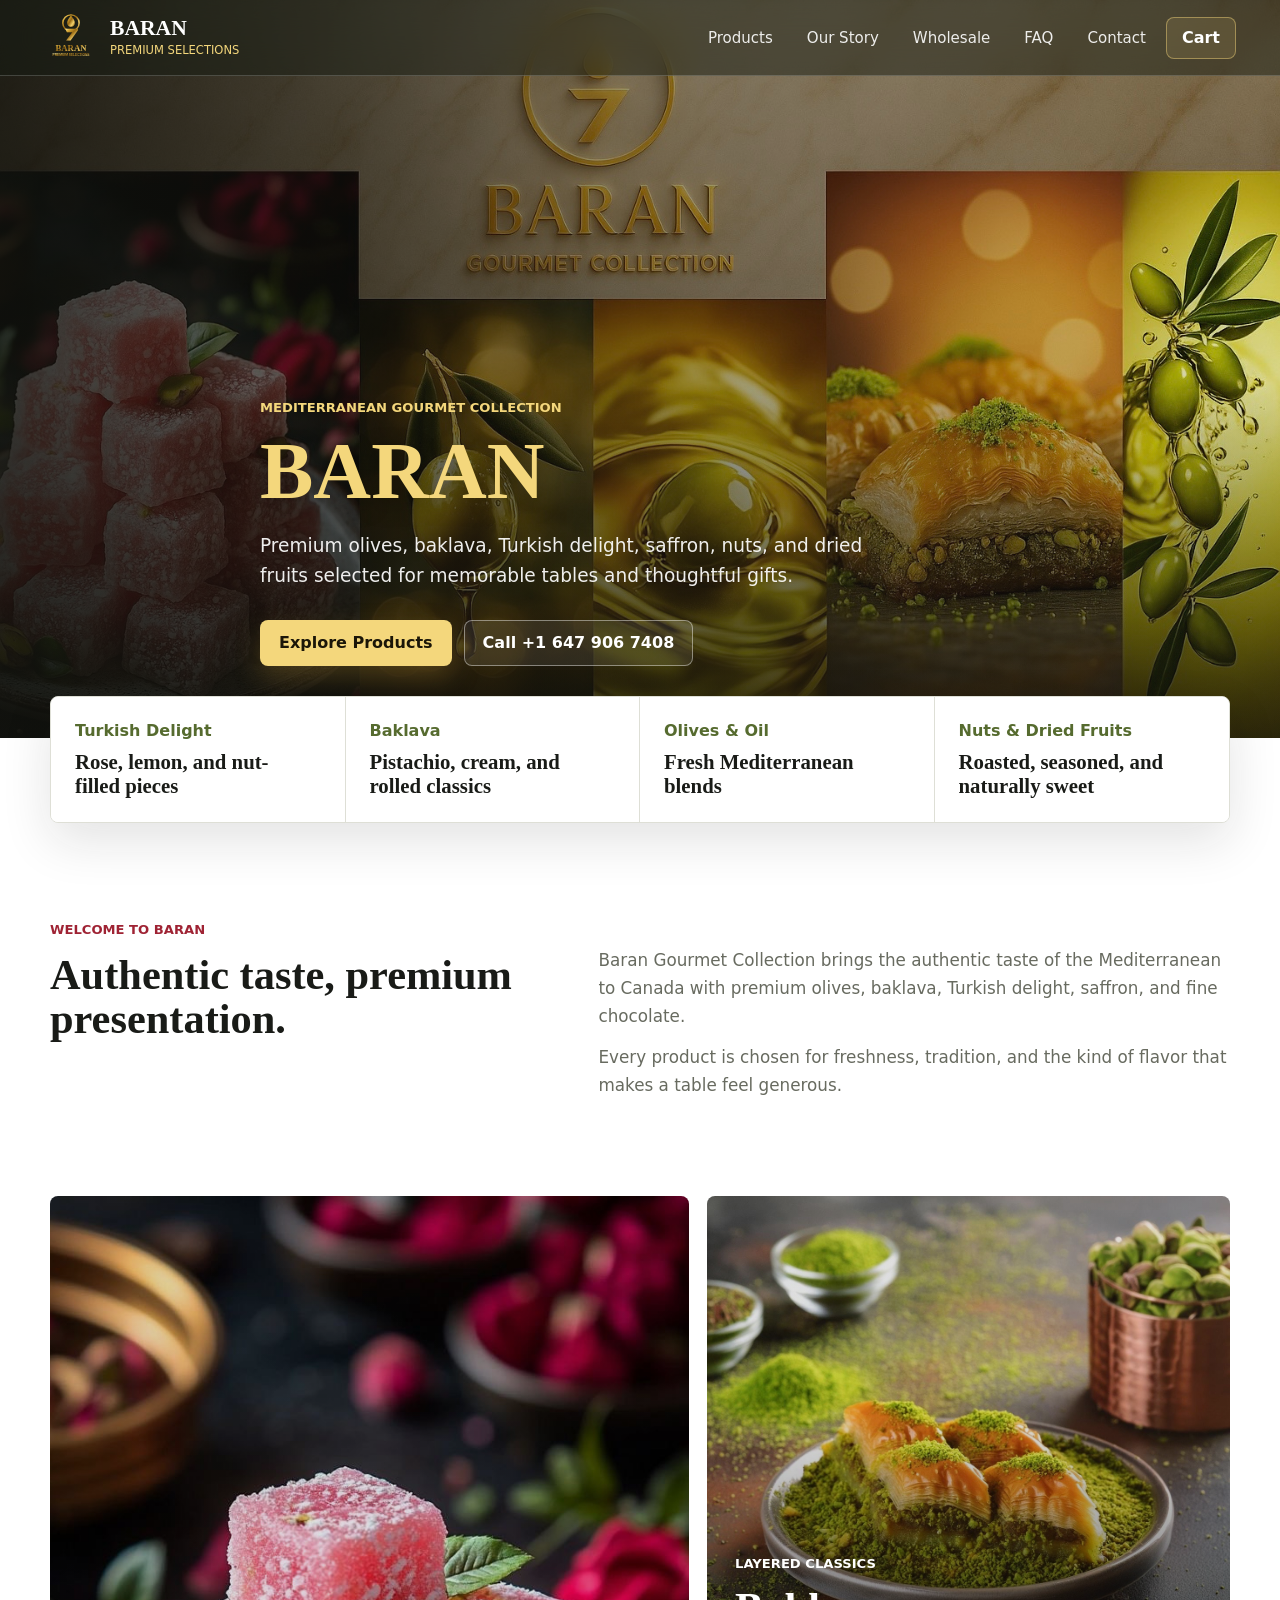
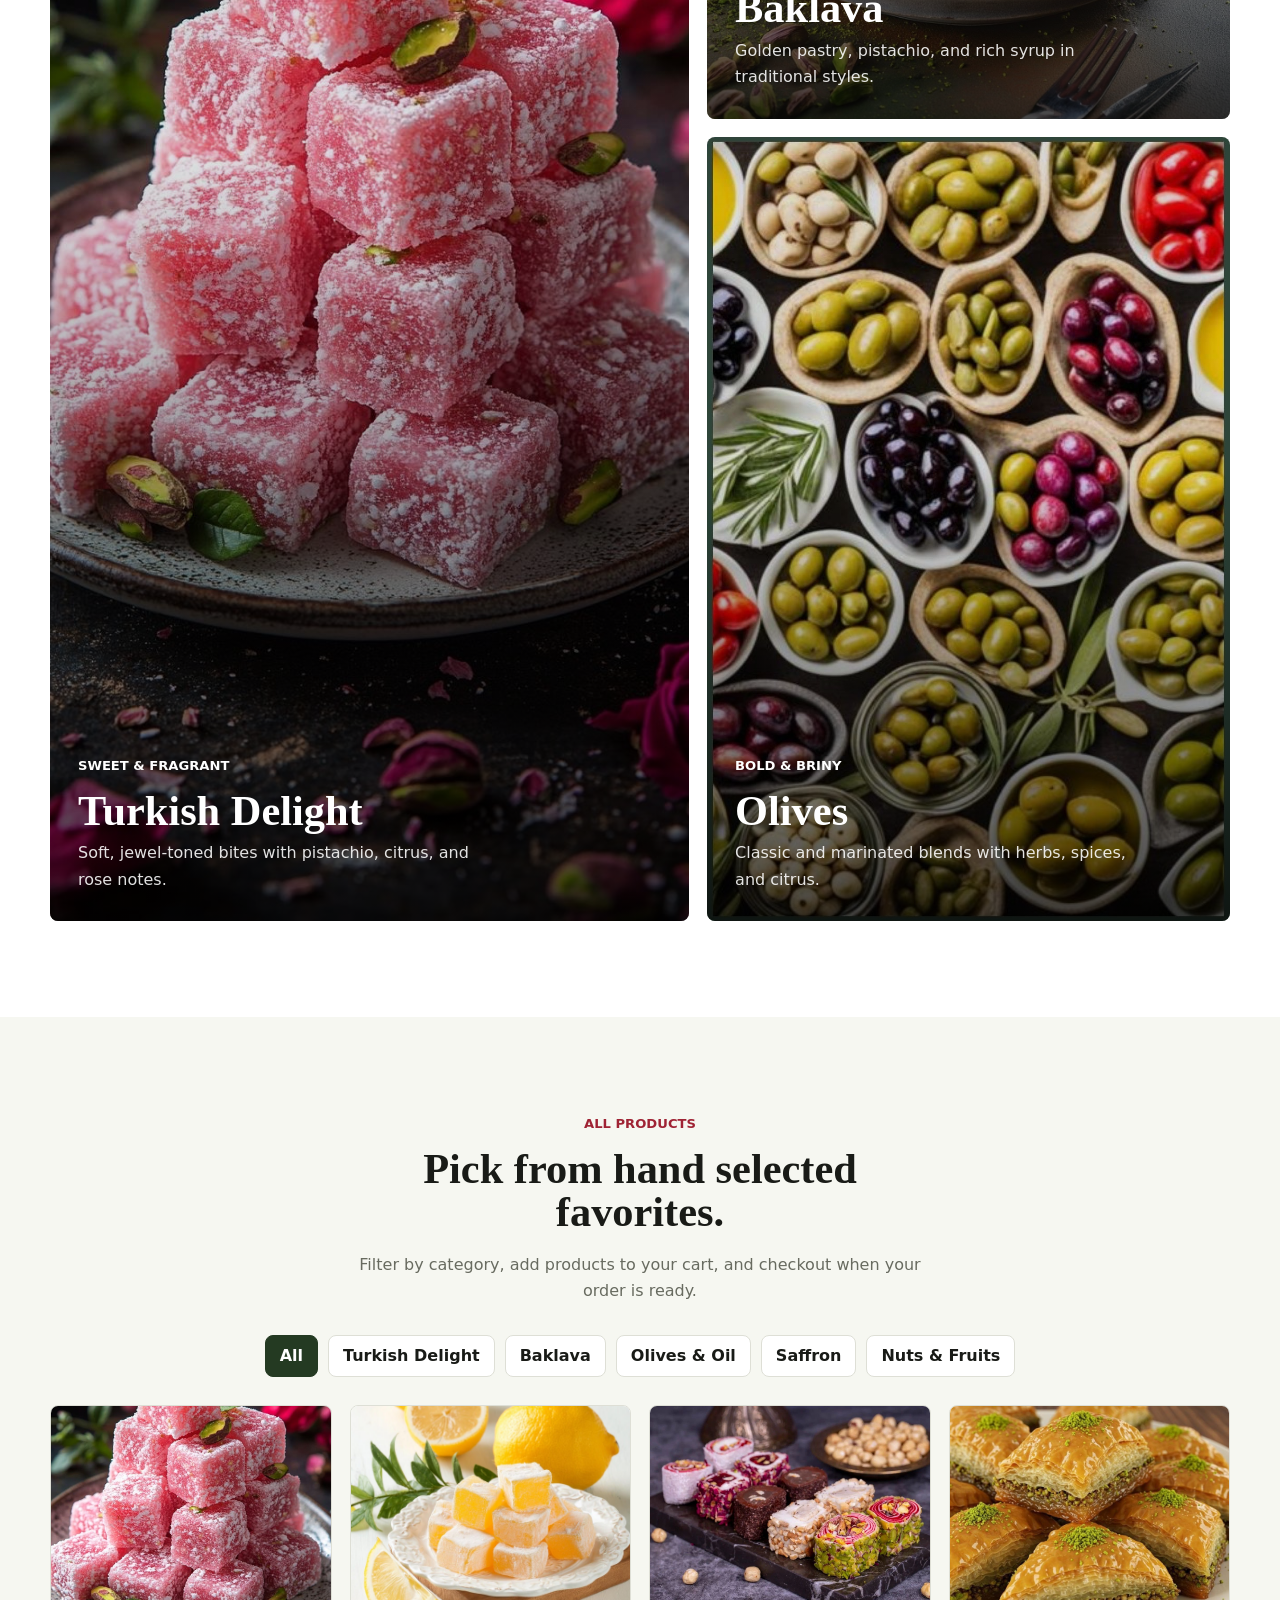
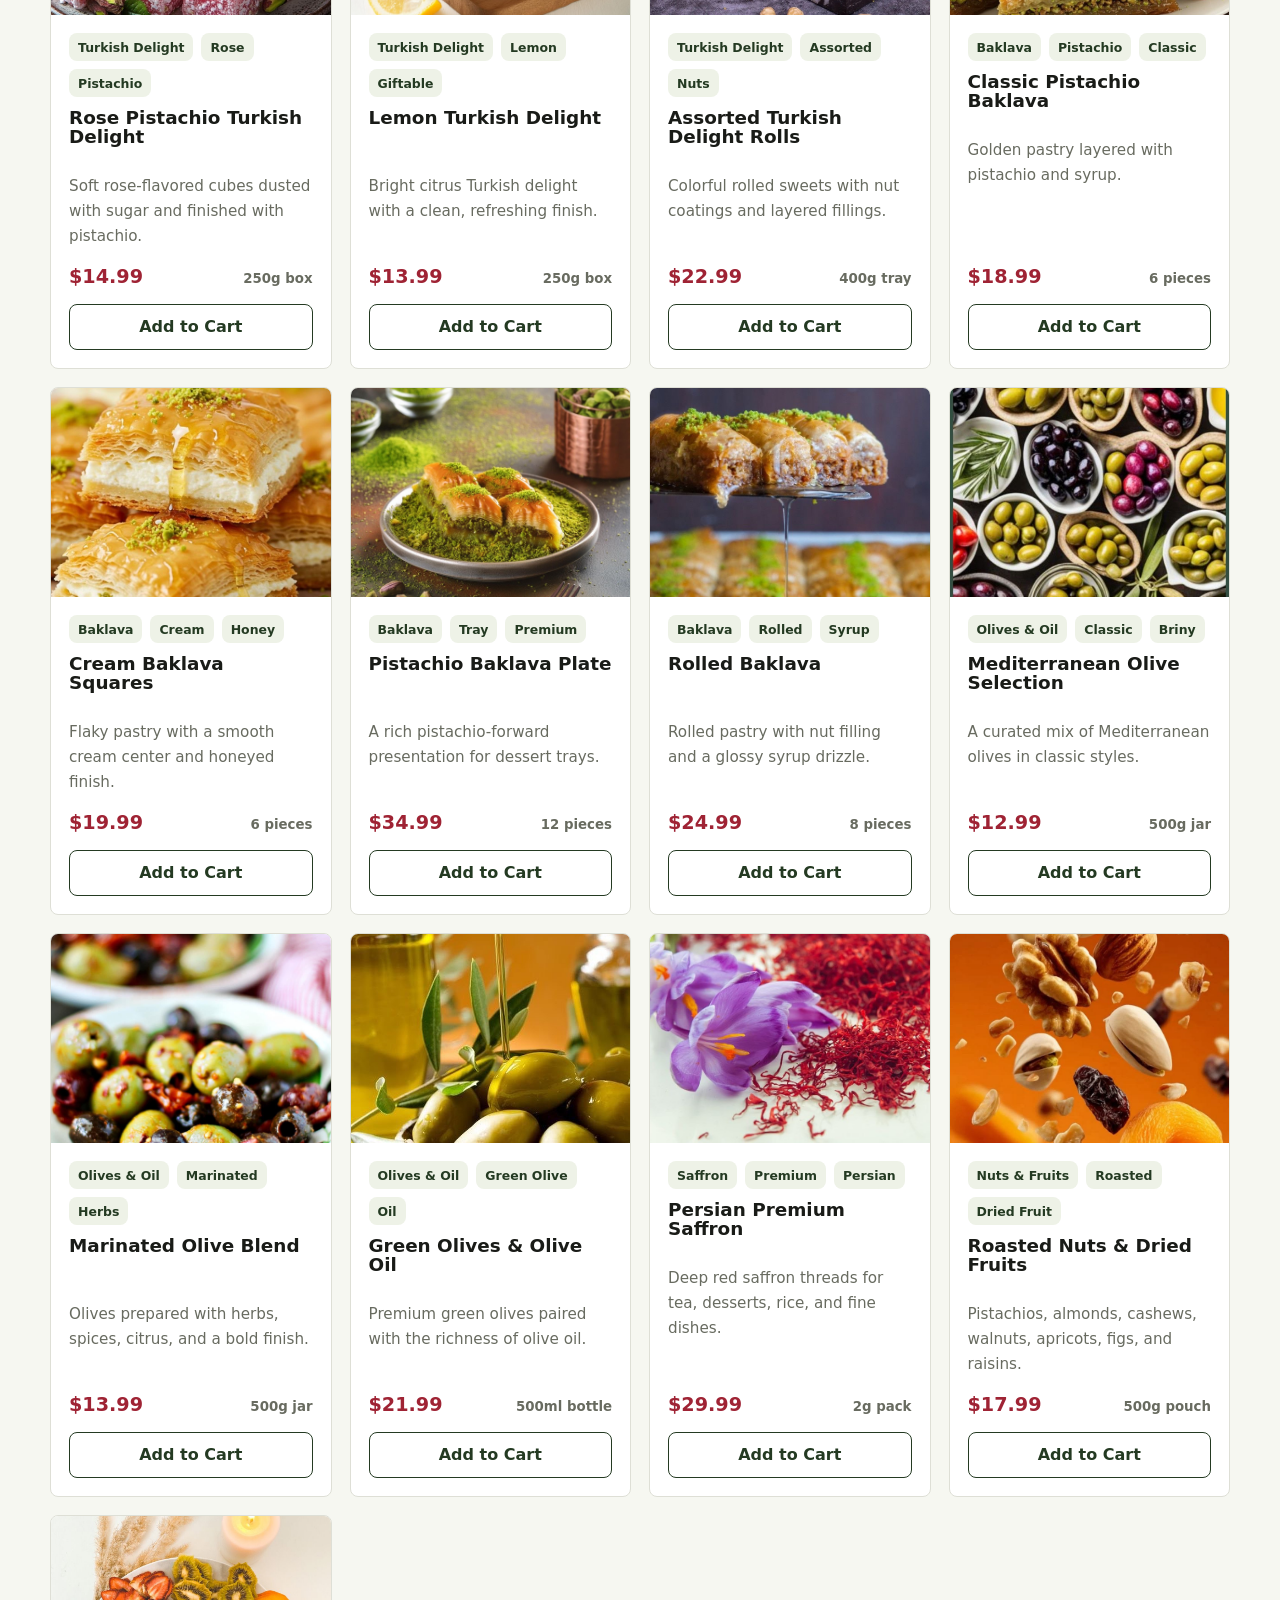
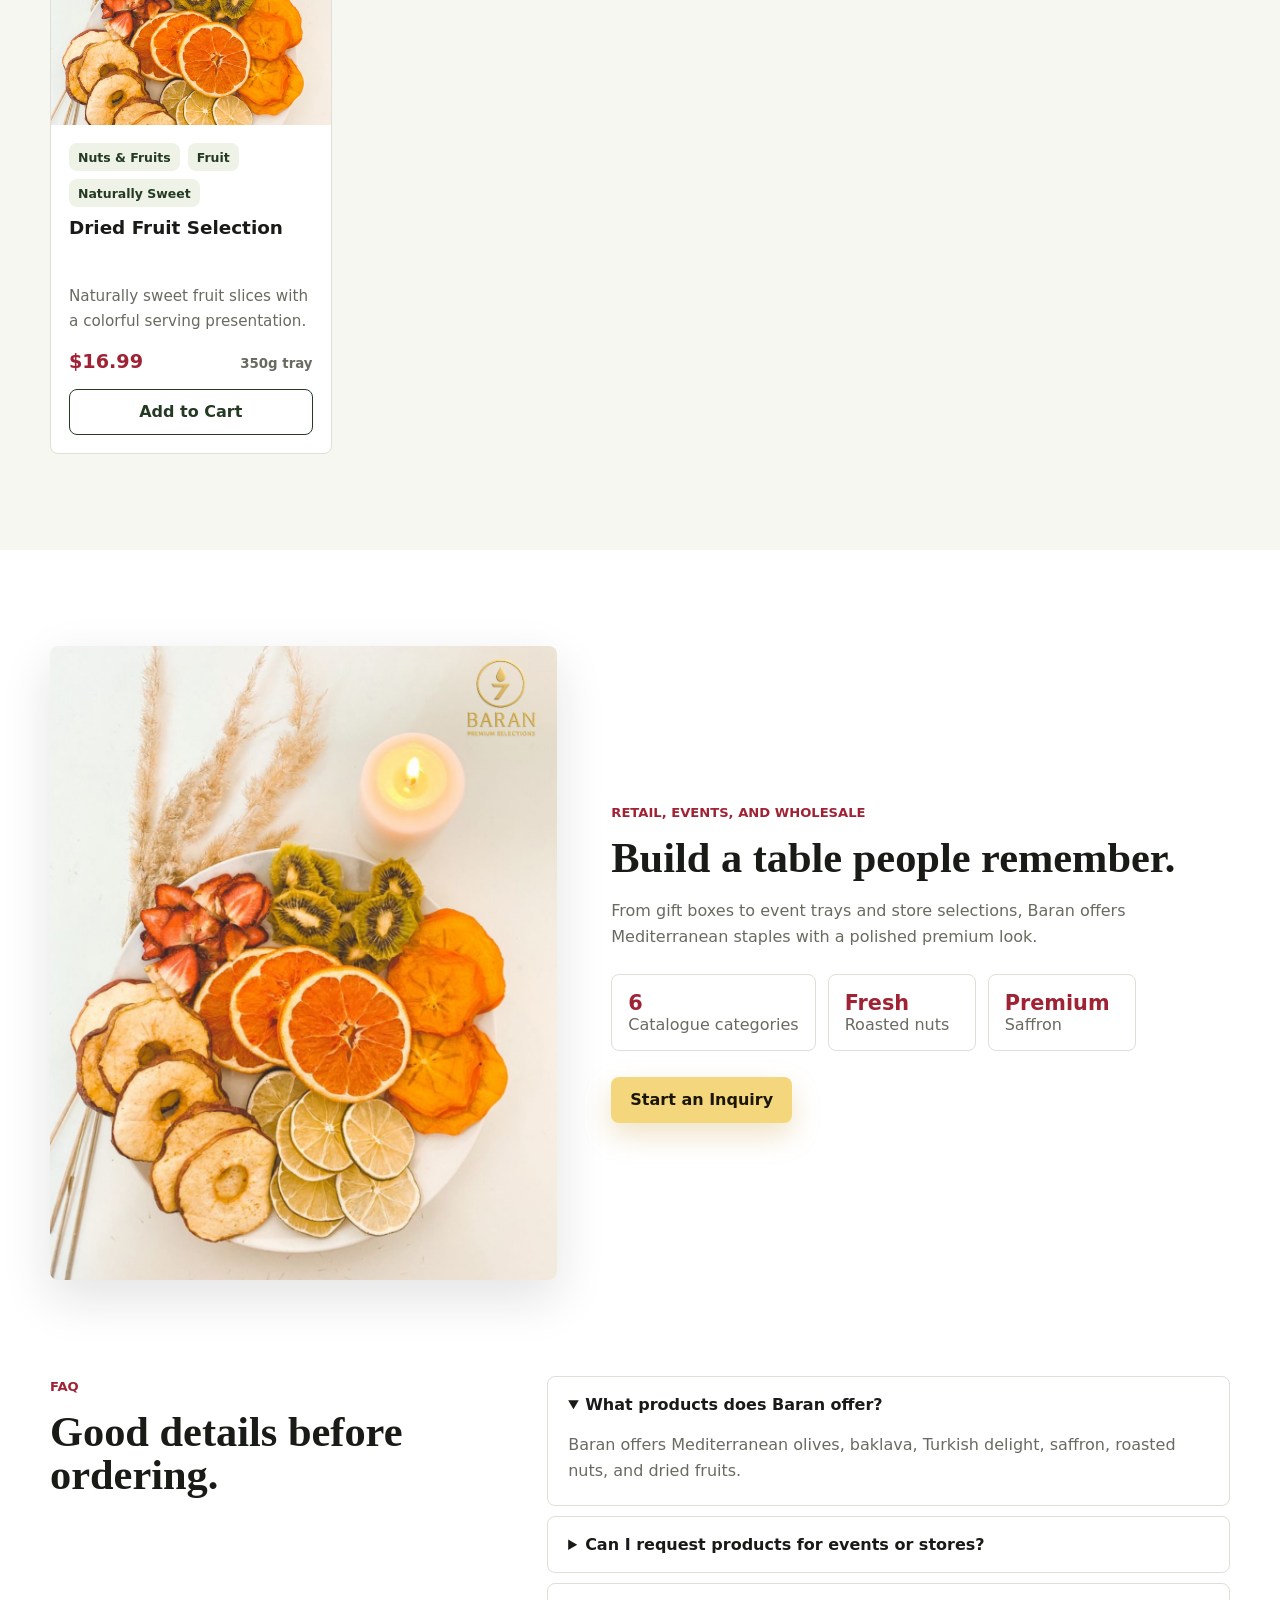
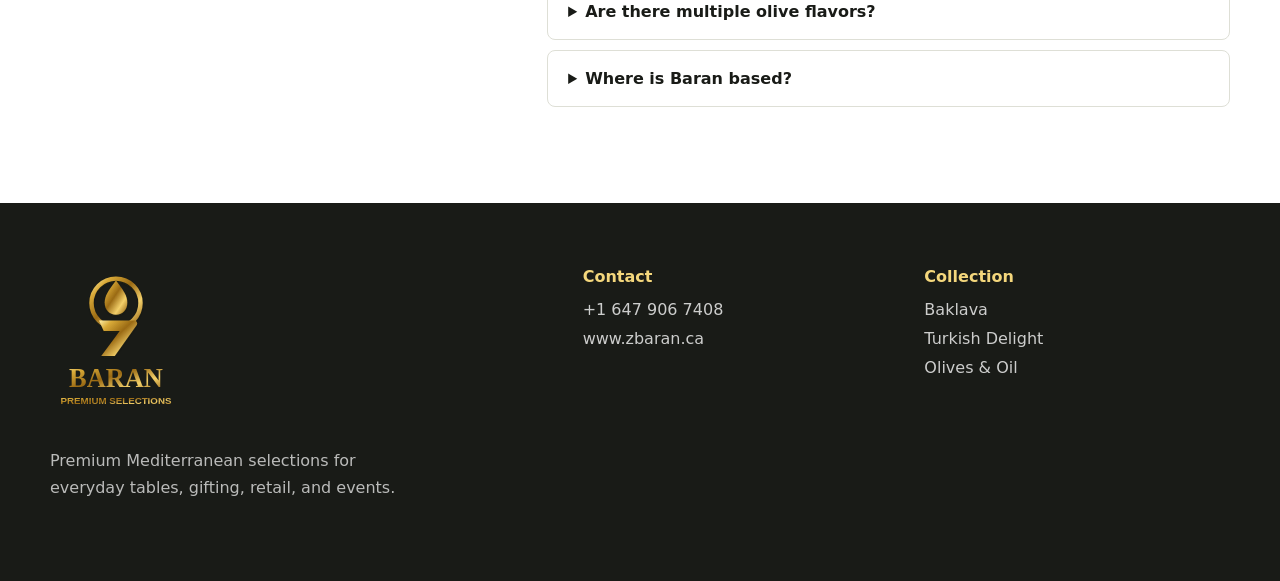
<file: index.html>
<!doctype html>
<html lang="en">
  <head>
    <meta charset="utf-8">
    <meta name="viewport" content="width=device-width, initial-scale=1">
    <title>Baran Premium Selections</title>
    <meta name="description" content="Baran Premium Selections brings Mediterranean olives, baklava, Turkish delight, saffron, nuts, and dried fruits to Canada.">
    <link rel="stylesheet" href="styles.css">
  </head>
  <body>
    <header class="site-header" data-header>
      <a class="brand" href="#home" aria-label="Baran home">
        <img src="assets/baran-logo.svg" alt="" class="brand-mark">
        <span>
          <strong>BARAN</strong>
          <small>Premium Selections</small>
        </span>
      </a>
      <button class="nav-toggle" type="button" aria-expanded="false" aria-controls="site-nav" data-nav-toggle>
        <span></span>
        <span></span>
        <span></span>
        <span class="sr-only">Menu</span>
      </button>
      <nav class="site-nav" id="site-nav" data-nav>
        <a href="#products">Products</a>
        <a href="#story">Our Story</a>
        <a href="#wholesale">Wholesale</a>
        <a href="#faq">FAQ</a>
        <a href="#contact">Contact</a>
        <button class="cart-button" type="button" data-cart-open>
          Cart
          <span class="cart-badge" data-cart-count hidden>0</span>
        </button>
      </nav>
    </header>

    <main id="home">
      <section class="hero" aria-labelledby="hero-title">
        <img class="hero-bg" src="assets/catalogue/image-21-1536x910.jpg" alt="Baran gourmet collection of Turkish delight, olives, olive oil, and baklava">
        <div class="hero-overlay"></div>
        <div class="hero-content">
          <p class="eyebrow">Mediterranean gourmet collection</p>
          <h1 id="hero-title">BARAN</h1>
          <p class="hero-copy">Premium olives, baklava, Turkish delight, saffron, nuts, and dried fruits selected for memorable tables and thoughtful gifts.</p>
          <div class="hero-actions">
            <a class="button button-primary" href="#products">Explore Products</a>
            <a class="button button-secondary" href="tel:+16479067408">Call +1 647 906 7408</a>
          </div>
        </div>
      </section>

      <section class="collection-strip" aria-label="Product highlights">
        <a href="#products" data-filter-link="turkish-delight">
          <span>Turkish Delight</span>
          <strong>Rose, lemon, and nut-filled pieces</strong>
        </a>
        <a href="#products" data-filter-link="baklava">
          <span>Baklava</span>
          <strong>Pistachio, cream, and rolled classics</strong>
        </a>
        <a href="#products" data-filter-link="olives">
          <span>Olives & Oil</span>
          <strong>Fresh Mediterranean blends</strong>
        </a>
        <a href="#products" data-filter-link="nuts">
          <span>Nuts & Dried Fruits</span>
          <strong>Roasted, seasoned, and naturally sweet</strong>
        </a>
      </section>

      <section class="intro section-pad" id="story">
        <div class="section-heading">
          <p class="eyebrow">Welcome to Baran</p>
          <h2>Authentic taste, premium presentation.</h2>
        </div>
        <div class="intro-copy">
          <p>Baran Gourmet Collection brings the authentic taste of the Mediterranean to Canada with premium olives, baklava, Turkish delight, saffron, and fine chocolate.</p>
          <p>Every product is chosen for freshness, tradition, and the kind of flavor that makes a table feel generous.</p>
        </div>
      </section>

      <section class="feature-grid section-pad" aria-label="Featured categories">
        <article class="feature feature-large">
          <img src="assets/catalogue/image-123-816x1472.jpg" alt="Rose pistachio Turkish delight cubes">
          <div>
            <p class="eyebrow">Sweet & fragrant</p>
            <h2>Turkish Delight</h2>
            <p>Soft, jewel-toned bites with pistachio, citrus, and rose notes.</p>
          </div>
        </article>
        <article class="feature">
          <img src="assets/catalogue/image-177-1200x1200.jpg" alt="Pistachio baklava on a plate">
          <div>
            <p class="eyebrow">Layered classics</p>
            <h2>Baklava</h2>
            <p>Golden pastry, pistachio, and rich syrup in traditional styles.</p>
          </div>
        </article>
        <article class="feature">
          <img src="assets/catalogue/image-129-1000x1500.jpg" alt="Assorted Mediterranean olives in small bowls">
          <div>
            <p class="eyebrow">Bold & briny</p>
            <h2>Olives</h2>
            <p>Classic and marinated blends with herbs, spices, and citrus.</p>
          </div>
        </article>
      </section>

      <section class="products section-pad" id="products" aria-labelledby="products-title">
        <div class="section-heading centered">
          <p class="eyebrow">All Products</p>
          <h2 id="products-title">Pick from hand selected favorites.</h2>
          <p>Filter by category, add products to your cart, and checkout when your order is ready.</p>
        </div>
        <div class="product-tools" role="tablist" aria-label="Product categories">
          <button class="filter-button is-active" type="button" data-filter="all" role="tab" aria-selected="true">All</button>
          <button class="filter-button" type="button" data-filter="turkish-delight" role="tab" aria-selected="false">Turkish Delight</button>
          <button class="filter-button" type="button" data-filter="baklava" role="tab" aria-selected="false">Baklava</button>
          <button class="filter-button" type="button" data-filter="olives" role="tab" aria-selected="false">Olives & Oil</button>
          <button class="filter-button" type="button" data-filter="saffron" role="tab" aria-selected="false">Saffron</button>
          <button class="filter-button" type="button" data-filter="nuts" role="tab" aria-selected="false">Nuts & Fruits</button>
        </div>
        <div class="product-grid" data-product-grid></div>
      </section>

      <section class="wholesale section-pad" id="wholesale">
        <img src="assets/catalogue/image-56-1080x1350.png" alt="Dried fruit selection on a white plate">
        <div>
          <p class="eyebrow">Retail, events, and wholesale</p>
          <h2>Build a table people remember.</h2>
          <p>From gift boxes to event trays and store selections, Baran offers Mediterranean staples with a polished premium look.</p>
          <div class="stats" aria-label="Baran strengths">
            <span><strong>6</strong> Catalogue categories</span>
            <span><strong>Fresh</strong> Roasted nuts</span>
            <span><strong>Premium</strong> Saffron</span>
          </div>
          <a class="button button-primary" href="#contact">Start an Inquiry</a>
        </div>
      </section>

      <section class="faq section-pad" id="faq" aria-labelledby="faq-title">
        <div class="section-heading">
          <p class="eyebrow">FAQ</p>
          <h2 id="faq-title">Good details before ordering.</h2>
        </div>
        <div class="faq-list">
          <details open>
            <summary>What products does Baran offer?</summary>
            <p>Baran offers Mediterranean olives, baklava, Turkish delight, saffron, roasted nuts, and dried fruits.</p>
          </details>
          <details>
            <summary>Can I request products for events or stores?</summary>
            <p>Yes. Use the inquiry list or call directly to discuss retail, event, and wholesale selections.</p>
          </details>
          <details>
            <summary>Are there multiple olive flavors?</summary>
            <p>The catalogue highlights classic olives and marinated blends with herbs, spices, and citrus.</p>
          </details>
          <details>
            <summary>Where is Baran based?</summary>
            <p>Baran serves customers in Canada and can be reached through the catalogue phone number.</p>
          </details>
        </div>
      </section>
    </main>

    <div class="cart-overlay" data-cart-overlay hidden></div>
    <aside class="cart-drawer" aria-labelledby="cart-title" aria-live="polite" data-cart-drawer hidden>
      <div class="cart-drawer-header">
        <div>
          <p class="eyebrow">Your Order</p>
          <h2 id="cart-title">Shopping Cart</h2>
        </div>
        <button class="icon-button" type="button" data-cart-close aria-label="Close cart">&times;</button>
      </div>
      <div class="cart-empty" data-cart-empty>
        <h3>Your cart is empty.</h3>
        <p>Add Baran products from the catalogue to begin an order.</p>
        <button class="button button-primary" type="button" data-cart-close>Continue Shopping</button>
      </div>
      <div class="cart-items" data-cart-items></div>
      <div class="cart-summary" data-cart-summary hidden>
        <div>
          <span>Subtotal</span>
          <strong data-cart-subtotal>$0.00</strong>
        </div>
        <p>Delivery and tax are calculated on the checkout page. Prices are sample catalogue prices and can be updated.</p>
        <a class="button button-primary" href="checkout.html">Checkout</a>
        <button class="button button-plain" type="button" data-cart-close>Keep Shopping</button>
      </div>
    </aside>

    <footer class="site-footer" id="contact">
      <div>
        <img src="assets/baran-logo.svg" alt="Baran Premium Selections" class="footer-logo">
        <p>Premium Mediterranean selections for everyday tables, gifting, retail, and events.</p>
      </div>
      <address>
        <strong>Contact</strong>
        <a href="tel:+16479067408">+1 647 906 7408</a>
        <a href="https://www.zbaran.ca/">www.zbaran.ca</a>
      </address>
      <div>
        <strong>Collection</strong>
        <a href="#products" data-filter-link="baklava">Baklava</a>
        <a href="#products" data-filter-link="turkish-delight">Turkish Delight</a>
        <a href="#products" data-filter-link="olives">Olives & Oil</a>
      </div>
    </footer>

    <script src="store.js"></script>
    <script src="script.js"></script>
  </body>
</html>
</file>
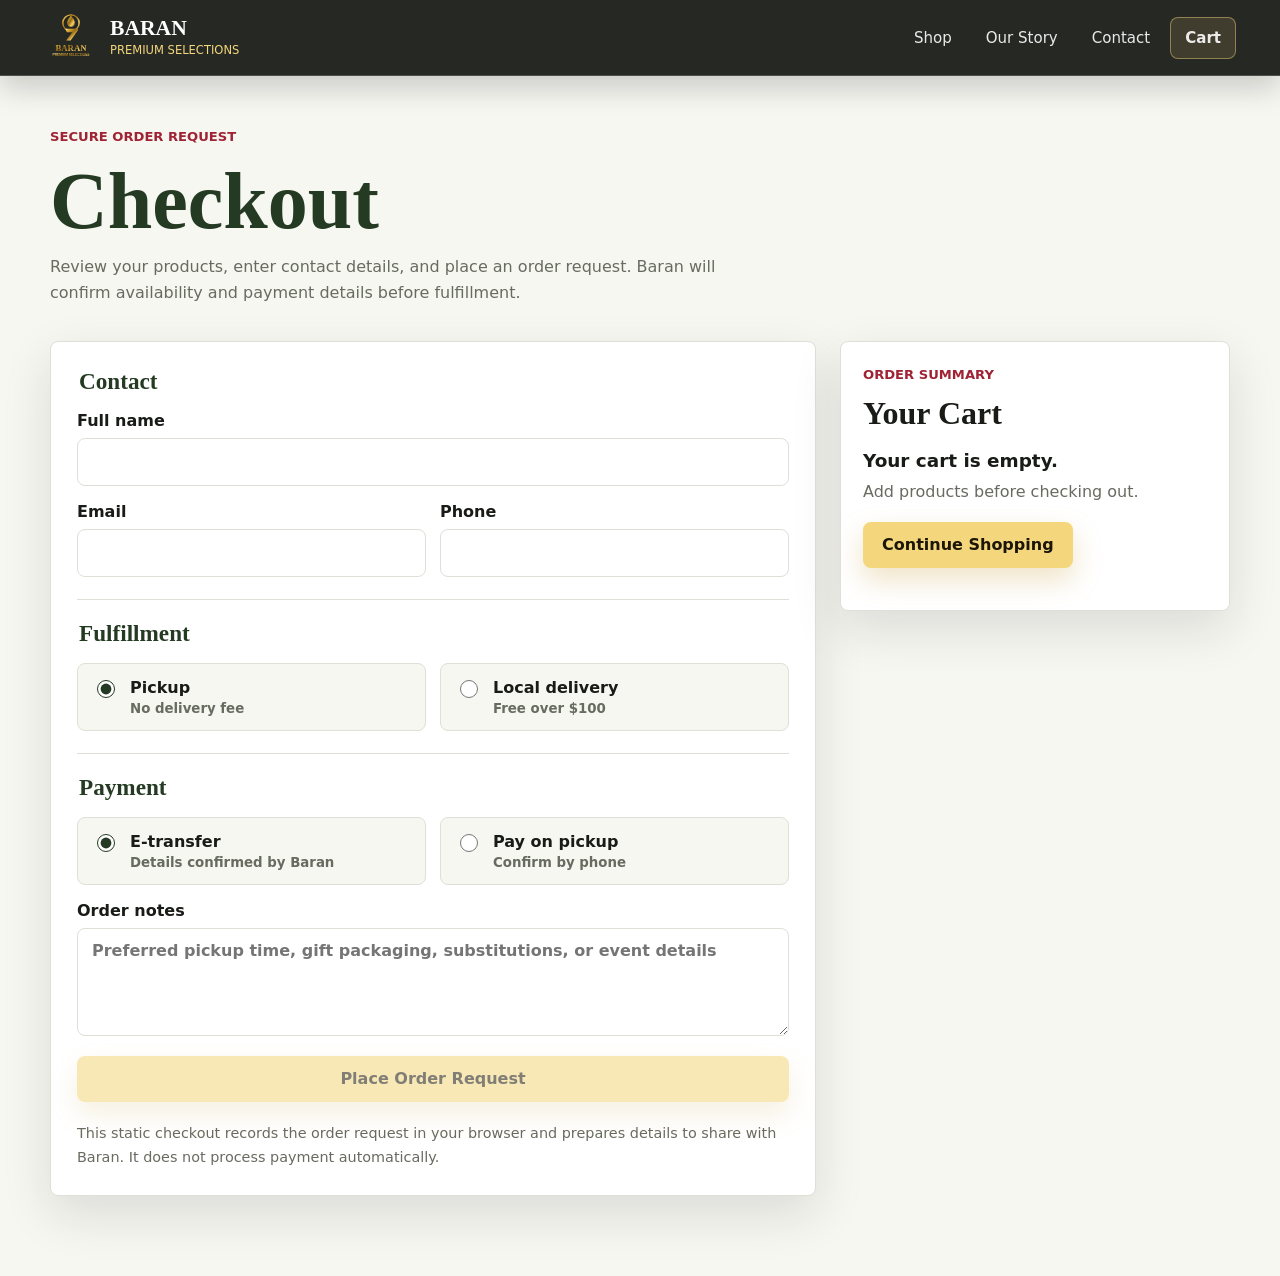
<file: checkout.html>
<!doctype html>
<html lang="en">
  <head>
    <meta charset="utf-8">
    <meta name="viewport" content="width=device-width, initial-scale=1">
    <title>Checkout | Baran Premium Selections</title>
    <meta name="description" content="Checkout for Baran Premium Selections product orders.">
    <link rel="stylesheet" href="styles.css">
  </head>
  <body class="checkout-page">
    <header class="site-header is-scrolled checkout-header" data-header>
      <a class="brand" href="index.html" aria-label="Baran home">
        <img src="assets/baran-logo.svg" alt="" class="brand-mark">
        <span>
          <strong>BARAN</strong>
          <small>Premium Selections</small>
        </span>
      </a>
      <button class="nav-toggle" type="button" aria-expanded="false" aria-controls="site-nav" data-nav-toggle>
        <span></span>
        <span></span>
        <span></span>
        <span class="sr-only">Menu</span>
      </button>
      <nav class="site-nav" id="site-nav" data-nav>
        <a href="index.html#products">Shop</a>
        <a href="index.html#story">Our Story</a>
        <a href="index.html#contact">Contact</a>
        <a class="cart-button" href="index.html#products">
          Cart
          <span class="cart-badge" data-cart-count hidden>0</span>
        </a>
      </nav>
    </header>

    <main class="checkout-main">
      <section class="checkout-title">
        <p class="eyebrow">Secure order request</p>
        <h1>Checkout</h1>
        <p>Review your products, enter contact details, and place an order request. Baran will confirm availability and payment details before fulfillment.</p>
      </section>

      <section class="checkout-shell" aria-label="Checkout form and order summary">
        <form class="checkout-form" data-checkout-form>
          <fieldset>
            <legend>Contact</legend>
            <label>
              Full name
              <input type="text" name="name" autocomplete="name" required>
            </label>
            <div class="field-grid">
              <label>
                Email
                <input type="email" name="email" autocomplete="email" required>
              </label>
              <label>
                Phone
                <input type="tel" name="phone" autocomplete="tel" required>
              </label>
            </div>
          </fieldset>

          <fieldset>
            <legend>Fulfillment</legend>
            <div class="choice-grid" data-delivery-methods>
              <label class="choice-card">
                <input type="radio" name="fulfillment" value="pickup" checked>
                <span>
                  <strong>Pickup</strong>
                  <small>No delivery fee</small>
                </span>
              </label>
              <label class="choice-card">
                <input type="radio" name="fulfillment" value="delivery">
                <span>
                  <strong>Local delivery</strong>
                  <small>Free over $100</small>
                </span>
              </label>
            </div>
            <label data-delivery-address hidden>
              Delivery address
              <textarea name="address" rows="3" autocomplete="street-address"></textarea>
            </label>
          </fieldset>

          <fieldset>
            <legend>Payment</legend>
            <div class="choice-grid">
              <label class="choice-card">
                <input type="radio" name="payment" value="E-transfer" checked>
                <span>
                  <strong>E-transfer</strong>
                  <small>Details confirmed by Baran</small>
                </span>
              </label>
              <label class="choice-card">
                <input type="radio" name="payment" value="Pay on pickup">
                <span>
                  <strong>Pay on pickup</strong>
                  <small>Confirm by phone</small>
                </span>
              </label>
            </div>
            <label>
              Order notes
              <textarea name="notes" rows="4" placeholder="Preferred pickup time, gift packaging, substitutions, or event details"></textarea>
            </label>
          </fieldset>

          <button class="button button-primary checkout-submit" type="submit">Place Order Request</button>
          <p class="form-note">This static checkout records the order request in your browser and prepares details to share with Baran. It does not process payment automatically.</p>
        </form>

        <aside class="order-summary" aria-labelledby="summary-title">
          <div class="order-summary-header">
            <p class="eyebrow">Order Summary</p>
            <h2 id="summary-title">Your Cart</h2>
          </div>
          <div class="checkout-empty" data-checkout-empty hidden>
            <h3>Your cart is empty.</h3>
            <p>Add products before checking out.</p>
            <a class="button button-primary" href="index.html#products">Continue Shopping</a>
          </div>
          <div class="summary-items" data-summary-items></div>
          <dl class="totals" data-summary-totals>
            <div>
              <dt>Subtotal</dt>
              <dd data-summary-subtotal>$0.00</dd>
            </div>
            <div>
              <dt>Delivery</dt>
              <dd data-summary-delivery>$0.00</dd>
            </div>
            <div>
              <dt>Estimated tax</dt>
              <dd data-summary-tax>$0.00</dd>
            </div>
            <div class="total-row">
              <dt>Total</dt>
              <dd data-summary-total>$0.00</dd>
            </div>
          </dl>
        </aside>
      </section>

      <section class="order-confirmation" data-order-confirmation hidden>
        <p class="eyebrow">Order Created</p>
        <h2 data-order-title>Thank you.</h2>
        <p data-order-copy>Your order request is ready.</p>
        <pre data-order-details></pre>
        <div class="confirmation-actions">
          <button class="button button-primary" type="button" data-copy-order>Copy Order Details</button>
          <a class="button button-secondary" href="tel:+16479067408">Call Baran</a>
          <a class="button button-plain" href="index.html#products">Continue Shopping</a>
        </div>
      </section>
    </main>

    <script src="store.js"></script>
    <script src="checkout.js"></script>
  </body>
</html>
</file>
<file: styles.css>
:root {
  --ink: #191b17;
  --muted: #686b60;
  --paper: #ffffff;
  --soft: #f6f7f1;
  --olive: #243a22;
  --olive-2: #566b2f;
  --gold: #c99b35;
  --gold-light: #f4d77c;
  --ruby: #9f2334;
  --line: #dedfd6;
  --shadow: 0 18px 50px rgba(25, 27, 23, .12);
}

* {
  box-sizing: border-box;
}

[hidden] {
  display: none !important;
}

html {
  scroll-behavior: smooth;
}

body {
  margin: 0;
  color: var(--ink);
  background: var(--paper);
  font-family: Inter, ui-sans-serif, system-ui, -apple-system, BlinkMacSystemFont, "Segoe UI", sans-serif;
}

body.menu-open,
body.cart-open {
  overflow: hidden;
}

img {
  display: block;
  max-width: 100%;
}

a {
  color: inherit;
  text-decoration: none;
}

button,
input,
textarea,
select {
  font: inherit;
}

.sr-only {
  position: absolute;
  width: 1px;
  height: 1px;
  padding: 0;
  margin: -1px;
  overflow: hidden;
  clip: rect(0, 0, 0, 0);
  white-space: nowrap;
  border: 0;
}

.site-header {
  position: fixed;
  z-index: 20;
  inset: 0 0 auto;
  display: flex;
  align-items: center;
  justify-content: space-between;
  min-height: 76px;
  padding: 10px 44px;
  color: #fff;
  background: rgba(20, 26, 18, .48);
  border-bottom: 1px solid rgba(255, 255, 255, .18);
  backdrop-filter: blur(18px);
  transition: background .2s ease, box-shadow .2s ease;
}

.site-header.is-scrolled {
  background: rgba(25, 27, 23, .94);
  box-shadow: 0 12px 30px rgba(0, 0, 0, .18);
}

.brand {
  display: inline-flex;
  align-items: center;
  gap: 12px;
  min-width: 0;
}

.brand-mark {
  width: 54px;
  height: 54px;
  object-fit: contain;
}

.brand strong,
.brand small {
  display: block;
  letter-spacing: 0;
  line-height: 1;
}

.brand strong {
  font-family: Georgia, "Times New Roman", serif;
  font-size: 1.35rem;
}

.brand small {
  margin-top: 5px;
  color: var(--gold-light);
  font-size: .72rem;
  text-transform: uppercase;
}

.site-nav {
  display: flex;
  align-items: center;
  gap: 6px;
}

.site-nav a {
  padding: 10px 14px;
  border-radius: 8px;
  color: rgba(255, 255, 255, .9);
  font-size: .94rem;
}

.cart-button {
  position: relative;
  display: inline-flex;
  align-items: center;
  justify-content: center;
  min-height: 42px;
  padding: 10px 15px;
  border: 1px solid rgba(244, 215, 124, .45);
  border-radius: 8px;
  color: #fff;
  background: rgba(244, 215, 124, .12);
  cursor: pointer;
  font-weight: 900;
}

.cart-button:hover,
.cart-button:focus-visible {
  background: rgba(244, 215, 124, .22);
  outline: none;
}

.cart-badge {
  display: inline-grid;
  place-items: center;
  min-width: 22px;
  height: 22px;
  margin-left: 8px;
  padding: 0 6px;
  border-radius: 999px;
  color: #1b1608;
  background: var(--gold-light);
  font-size: .75rem;
  line-height: 1;
}

.site-nav a:hover,
.site-nav a:focus-visible {
  background: rgba(255, 255, 255, .14);
  outline: none;
}

.nav-toggle {
  display: none;
  width: 44px;
  height: 44px;
  padding: 10px;
  border: 1px solid rgba(255, 255, 255, .35);
  border-radius: 8px;
  color: #fff;
  background: rgba(255, 255, 255, .08);
}

.nav-toggle span:not(.sr-only) {
  display: block;
  width: 100%;
  height: 2px;
  margin: 5px 0;
  background: currentColor;
}

.hero {
  position: relative;
  display: grid;
  align-items: end;
  min-height: 82svh;
  overflow: hidden;
  color: #fff;
  background: var(--ink);
}

.hero-bg,
.hero-overlay {
  position: absolute;
  inset: 0;
  width: 100%;
  height: 100%;
}

.hero-bg {
  object-fit: cover;
}

.hero-overlay {
  background:
    linear-gradient(90deg, rgba(17, 18, 14, .84), rgba(17, 18, 14, .48) 42%, rgba(17, 18, 14, .12)),
    linear-gradient(0deg, rgba(17, 18, 14, .7), rgba(17, 18, 14, 0) 48%);
}

.hero-content {
  position: relative;
  width: min(760px, calc(100% - 40px));
  margin: 0 auto;
  padding: 150px 0 72px;
}

.eyebrow {
  margin: 0 0 12px;
  color: var(--ruby);
  font-size: .82rem;
  font-weight: 800;
  letter-spacing: 0;
  text-transform: uppercase;
}

.hero .eyebrow,
.site-footer .eyebrow {
  color: var(--gold-light);
}

h1,
h2,
h3,
p {
  margin-top: 0;
}

h1,
h2,
h3 {
  line-height: 1.03;
  letter-spacing: 0;
}

h1 {
  margin-bottom: 18px;
  font-family: Georgia, "Times New Roman", serif;
  font-size: 5rem;
  color: var(--gold-light);
  text-shadow: 0 6px 22px rgba(0, 0, 0, .35);
}

h2 {
  margin-bottom: 18px;
  font-family: Georgia, "Times New Roman", serif;
  font-size: 2.65rem;
}

h3 {
  margin-bottom: 8px;
  font-size: 1.15rem;
}

p {
  color: var(--muted);
  line-height: 1.65;
}

.hero-copy {
  max-width: 650px;
  margin-bottom: 28px;
  color: rgba(255, 255, 255, .92);
  font-size: 1.16rem;
}

.hero-actions,
.card-actions,
.stats {
  display: flex;
  flex-wrap: wrap;
  gap: 12px;
}

.button {
  display: inline-flex;
  align-items: center;
  justify-content: center;
  min-height: 46px;
  padding: 12px 18px;
  border: 1px solid transparent;
  border-radius: 8px;
  cursor: pointer;
  font-weight: 800;
  line-height: 1;
  transition: transform .2s ease, box-shadow .2s ease, background .2s ease;
}

.button:hover,
.button:focus-visible {
  transform: translateY(-2px);
  outline: none;
}

.button-primary {
  color: #1b1608;
  background: var(--gold-light);
  box-shadow: 0 12px 28px rgba(201, 155, 53, .28);
}

.button-secondary {
  color: #fff;
  border-color: rgba(255, 255, 255, .42);
  background: rgba(255, 255, 255, .08);
}

.button-plain {
  color: var(--olive);
  border-color: var(--line);
  background: #fff;
}

.collection-strip {
  position: relative;
  z-index: 5;
  display: grid;
  grid-template-columns: repeat(4, 1fr);
  width: min(1180px, calc(100% - 32px));
  margin: -42px auto 0;
  background: var(--paper);
  border: 1px solid var(--line);
  border-radius: 8px;
  box-shadow: var(--shadow);
  overflow: hidden;
}

.collection-strip a {
  min-height: 122px;
  padding: 24px;
  border-right: 1px solid var(--line);
  background: #fff;
}

.collection-strip a:last-child {
  border-right: 0;
}

.collection-strip a:hover,
.collection-strip a:focus-visible {
  background: var(--soft);
  outline: none;
}

.collection-strip span {
  display: block;
  margin-bottom: 10px;
  color: var(--olive-2);
  font-weight: 900;
}

.collection-strip strong {
  display: block;
  max-width: 22ch;
  font-family: Georgia, "Times New Roman", serif;
  font-size: 1.3rem;
  line-height: 1.16;
}

.section-pad {
  width: min(1180px, calc(100% - 32px));
  margin: 0 auto;
  padding: 96px 0;
}

.section-heading {
  max-width: 600px;
}

.section-heading.centered {
  margin: 0 auto 30px;
  text-align: center;
}

.section-heading.centered p {
  margin-inline: auto;
}

.intro {
  display: grid;
  grid-template-columns: .86fr 1.14fr;
  gap: 72px;
  align-items: start;
}

.intro-copy {
  display: grid;
  gap: 14px;
  padding-top: 28px;
}

.intro-copy p {
  margin: 0;
  font-size: 1.05rem;
}

.feature-grid {
  display: grid;
  grid-template-columns: 1.1fr .9fr;
  grid-template-rows: repeat(2, minmax(285px, auto));
  gap: 18px;
  padding-top: 0;
}

.feature {
  position: relative;
  min-height: 285px;
  overflow: hidden;
  border-radius: 8px;
  background: var(--ink);
}

.feature-large {
  grid-row: span 2;
}

.feature img {
  width: 100%;
  height: 100%;
  min-height: inherit;
  object-fit: cover;
  transition: transform .45s ease;
}

.feature:hover img {
  transform: scale(1.04);
}

.feature::after {
  content: "";
  position: absolute;
  inset: 0;
  background: linear-gradient(0deg, rgba(0, 0, 0, .72), rgba(0, 0, 0, .12) 58%);
}

.feature div {
  position: absolute;
  z-index: 1;
  inset: auto 0 0;
  padding: 28px;
}

.feature h2,
.feature p {
  color: #fff;
}

.feature h2 {
  margin-bottom: 8px;
}

.feature p:last-child {
  max-width: 420px;
  margin-bottom: 0;
  color: rgba(255, 255, 255, .88);
}

.products {
  width: 100%;
  max-width: none;
  background: var(--soft);
}

.products > * {
  width: min(1180px, calc(100% - 32px));
  margin-inline: auto;
}

.product-tools {
  display: flex;
  flex-wrap: wrap;
  justify-content: center;
  gap: 10px;
  margin-bottom: 28px;
}

.filter-button {
  min-height: 42px;
  padding: 10px 14px;
  border: 1px solid var(--line);
  border-radius: 8px;
  color: var(--ink);
  background: #fff;
  cursor: pointer;
  font-weight: 800;
}

.filter-button:hover,
.filter-button:focus-visible,
.filter-button.is-active {
  color: #fff;
  background: var(--olive);
  border-color: var(--olive);
  outline: none;
}

.product-grid {
  display: grid;
  grid-template-columns: repeat(4, minmax(0, 1fr));
  gap: 18px;
}

.product-card {
  display: grid;
  grid-template-rows: auto 1fr;
  min-height: 100%;
  overflow: hidden;
  border: 1px solid var(--line);
  border-radius: 8px;
  background: #fff;
}

.product-card img {
  width: 100%;
  aspect-ratio: 4 / 3;
  object-fit: cover;
  background: #e9e8df;
}

.product-card-body {
  display: grid;
  grid-template-rows: auto auto 1fr auto auto;
  align-content: stretch;
  gap: 12px;
  padding: 18px;
}

.product-meta {
  display: flex;
  flex-wrap: wrap;
  gap: 8px;
}

.tag {
  display: inline-flex;
  align-items: center;
  min-height: 28px;
  padding: 6px 9px;
  border-radius: 8px;
  color: var(--olive);
  background: #eef2e7;
  font-size: .78rem;
  font-weight: 900;
}

.product-card p {
  margin-bottom: 0;
  font-size: .95rem;
}

.product-card h3 {
  min-height: 2.4em;
}

.product-purchase {
  display: flex;
  align-items: baseline;
  justify-content: space-between;
  gap: 10px;
  padding-top: 4px;
}

.product-purchase span {
  color: var(--ruby);
  font-size: 1.2rem;
  font-weight: 900;
}

.product-purchase small {
  color: var(--muted);
  font-weight: 800;
}

.product-card .button {
  width: 100%;
  margin-top: 4px;
  color: var(--olive);
  border-color: var(--olive);
  background: #fff;
  box-shadow: none;
}

.product-card .button.is-selected,
.product-card .button:hover {
  color: #fff;
  background: var(--olive);
}

.cart-overlay {
  position: fixed;
  z-index: 39;
  inset: 0;
  background: rgba(14, 15, 12, .56);
}

.cart-drawer {
  position: fixed;
  z-index: 40;
  inset: 0 0 0 auto;
  display: grid;
  grid-template-rows: auto 1fr auto;
  width: min(470px, 100%);
  height: 100%;
  overflow: hidden;
  background: #fff;
  box-shadow: -24px 0 64px rgba(0, 0, 0, .22);
}

.cart-drawer-header {
  display: flex;
  align-items: start;
  justify-content: space-between;
  gap: 18px;
  padding: 26px;
  border-bottom: 1px solid var(--line);
}

.cart-drawer-header h2 {
  margin-bottom: 0;
  font-size: 2rem;
}

.icon-button {
  display: inline-grid;
  place-items: center;
  width: 42px;
  height: 42px;
  border: 1px solid var(--line);
  border-radius: 8px;
  color: var(--ink);
  background: #fff;
  cursor: pointer;
  font-size: 1.7rem;
  line-height: 1;
}

.cart-empty {
  align-self: start;
  padding: 28px;
}

.cart-items {
  overflow: auto;
  padding: 10px 18px;
}

.cart-line {
  display: grid;
  grid-template-columns: 102px minmax(0, 1fr);
  column-gap: 18px;
  row-gap: 10px;
  align-items: start;
  padding: 20px 0;
  border-bottom: 1px solid var(--line);
}

.cart-line img {
  width: 102px;
  height: 102px;
  border-radius: 8px;
  object-fit: cover;
}

.cart-line h3 {
  margin-bottom: 6px;
  font-size: 1.05rem;
  line-height: 1.18;
}

.cart-line p {
  margin-bottom: 14px;
  font-size: .86rem;
}

.cart-line-info {
  min-width: 0;
}

.cart-line-actions {
  display: grid;
  grid-template-columns: 154px 1fr;
  align-items: center;
  column-gap: 14px;
  width: 100%;
}

.cart-line-actions strong {
  color: var(--ruby);
  justify-self: end;
  white-space: nowrap;
}

.cart-remove {
  grid-column: 2;
  justify-self: start;
  padding: 0;
  border: 0;
  color: var(--ruby);
  background: transparent;
  cursor: pointer;
  font-size: .82rem;
  font-weight: 900;
}

.quantity-control {
  display: inline-grid;
  grid-template-columns: 44px 64px 44px;
  width: 154px;
  height: 42px;
  overflow: hidden;
  border: 1px solid var(--line);
  border-radius: 8px;
  background: #fff;
}

.quantity-control button,
.quantity-control input {
  width: 100%;
  height: 100%;
  border: 0;
  color: var(--ink);
  background: #fff;
  text-align: center;
  line-height: 1;
}

.quantity-control button {
  cursor: pointer;
  font-weight: 900;
  font-size: 1.1rem;
}

.quantity-control input {
  border-right: 1px solid var(--line);
  border-left: 1px solid var(--line);
  font-size: 1rem;
  font-weight: 700;
  -moz-appearance: textfield;
}

.quantity-control input::-webkit-outer-spin-button,
.quantity-control input::-webkit-inner-spin-button {
  margin: 0;
  -webkit-appearance: none;
}

.cart-summary {
  display: grid;
  gap: 14px;
  padding: 22px;
  border-top: 1px solid var(--line);
  background: var(--soft);
}

.cart-summary div {
  display: flex;
  align-items: center;
  justify-content: space-between;
  gap: 12px;
  font-weight: 900;
}

.cart-summary p {
  margin-bottom: 0;
  font-size: .9rem;
}

.wholesale {
  display: grid;
  grid-template-columns: .82fr 1fr;
  gap: 54px;
  align-items: center;
}

.wholesale img {
  width: 100%;
  max-height: 640px;
  object-fit: cover;
  border-radius: 8px;
  box-shadow: var(--shadow);
}

.wholesale p {
  max-width: 580px;
}

.stats {
  margin: 24px 0 26px;
}

.stats span {
  display: grid;
  min-width: 148px;
  padding: 16px;
  border: 1px solid var(--line);
  border-radius: 8px;
  background: #fff;
  color: var(--muted);
}

.stats strong {
  color: var(--ruby);
  font-size: 1.3rem;
}

.faq {
  display: grid;
  grid-template-columns: .8fr 1.2fr;
  gap: 42px;
  padding-top: 0;
}

.faq-list {
  display: grid;
  gap: 10px;
}

details {
  border: 1px solid var(--line);
  border-radius: 8px;
  background: #fff;
}

summary {
  padding: 18px 20px;
  cursor: pointer;
  color: var(--ink);
  font-weight: 900;
}

details p {
  margin: 0;
  padding: 0 20px 20px;
}

.inquiry-tray {
  position: fixed;
  z-index: 30;
  right: 18px;
  bottom: 18px;
  left: 18px;
  display: flex;
  align-items: center;
  justify-content: space-between;
  gap: 16px;
  width: min(880px, calc(100% - 36px));
  margin-inline: auto;
  padding: 14px;
  color: #fff;
  background: rgba(25, 27, 23, .94);
  border: 1px solid rgba(255, 255, 255, .16);
  border-radius: 8px;
  box-shadow: 0 18px 44px rgba(0, 0, 0, .28);
}

.inquiry-tray strong,
.inquiry-tray span {
  display: block;
}

.inquiry-tray span {
  margin-top: 3px;
  color: rgba(255, 255, 255, .76);
  font-size: .9rem;
}

.site-footer {
  display: grid;
  grid-template-columns: 1.3fr .8fr .8fr;
  gap: 36px;
  padding: 64px max(24px, calc((100vw - 1180px) / 2));
  color: #fff;
  background: var(--ink);
}

.site-footer p {
  max-width: 360px;
  color: rgba(255, 255, 255, .7);
}

.site-footer strong,
.site-footer a {
  display: block;
}

.site-footer strong {
  margin-bottom: 14px;
  color: var(--gold-light);
}

.site-footer a {
  margin-bottom: 10px;
  color: rgba(255, 255, 255, .78);
}

.site-footer a:hover,
.site-footer a:focus-visible {
  color: #fff;
  outline: none;
}

address {
  font-style: normal;
}

.footer-logo {
  width: 132px;
  height: auto;
  margin-bottom: 18px;
}

.checkout-page {
  background: var(--soft);
}

.checkout-header {
  color: #fff;
}

.checkout-main {
  width: min(1180px, calc(100% - 32px));
  margin: 0 auto;
  padding: 126px 0 80px;
}

.checkout-title {
  max-width: 720px;
  margin-bottom: 34px;
}

.checkout-title h1 {
  margin-bottom: 12px;
  color: var(--olive);
  text-shadow: none;
}

.checkout-shell {
  display: grid;
  grid-template-columns: minmax(0, 1fr) 390px;
  gap: 24px;
  align-items: start;
}

.checkout-form,
.order-summary,
.order-confirmation {
  border: 1px solid var(--line);
  border-radius: 8px;
  background: #fff;
  box-shadow: var(--shadow);
}

.checkout-form {
  display: grid;
  gap: 20px;
  padding: 26px;
}

fieldset {
  display: grid;
  gap: 16px;
  margin: 0;
  padding: 0 0 22px;
  border: 0;
  border-bottom: 1px solid var(--line);
}

fieldset:last-of-type {
  border-bottom: 0;
  padding-bottom: 0;
}

legend {
  margin-bottom: 16px;
  color: var(--olive);
  font-family: Georgia, "Times New Roman", serif;
  font-size: 1.45rem;
  font-weight: 700;
}

label {
  display: grid;
  gap: 8px;
  color: var(--ink);
  font-weight: 900;
}

input,
textarea {
  width: 100%;
  border: 1px solid var(--line);
  border-radius: 8px;
  color: var(--ink);
  background: #fff;
}

input {
  min-height: 48px;
  padding: 0 14px;
}

textarea {
  min-height: 108px;
  padding: 12px 14px;
  resize: vertical;
}

input:focus,
textarea:focus {
  border-color: var(--olive-2);
  outline: 3px solid rgba(86, 107, 47, .18);
}

.field-grid,
.choice-grid {
  display: grid;
  grid-template-columns: repeat(2, minmax(0, 1fr));
  gap: 14px;
}

.choice-card {
  grid-template-columns: auto 1fr;
  align-items: start;
  gap: 12px;
  padding: 14px;
  border: 1px solid var(--line);
  border-radius: 8px;
  background: var(--soft);
  cursor: pointer;
}

.choice-card input {
  width: 18px;
  min-height: 18px;
  margin-top: 2px;
  accent-color: var(--olive);
}

.choice-card strong,
.choice-card small {
  display: block;
}

.choice-card small {
  margin-top: 4px;
  color: var(--muted);
}

.checkout-submit {
  width: 100%;
}

.checkout-submit:disabled {
  cursor: not-allowed;
  opacity: .55;
  transform: none;
}

.form-note {
  margin: 0;
  font-size: .9rem;
}

.order-summary {
  position: sticky;
  top: 96px;
  overflow: hidden;
}

.order-summary-header {
  padding: 22px 22px 0;
}

.order-summary h2 {
  margin-bottom: 0;
  font-size: 2rem;
}

.checkout-empty {
  padding: 22px;
}

.summary-items {
  display: grid;
  max-height: 430px;
  overflow: auto;
  padding: 10px 22px;
}

.summary-line {
  display: grid;
  grid-template-columns: 64px 1fr auto;
  gap: 12px;
  align-items: center;
  padding: 14px 0;
  border-bottom: 1px solid var(--line);
}

.summary-line img {
  width: 64px;
  height: 64px;
  border-radius: 8px;
  object-fit: cover;
}

.summary-line h3 {
  margin-bottom: 3px;
  font-size: .96rem;
}

.summary-line p {
  margin-bottom: 0;
  font-size: .85rem;
}

.totals {
  display: grid;
  gap: 10px;
  margin: 0;
  padding: 18px 22px 22px;
  background: var(--soft);
}

.totals div {
  display: flex;
  align-items: center;
  justify-content: space-between;
  gap: 14px;
}

.totals dt,
.totals dd {
  margin: 0;
}

.totals dd {
  font-weight: 900;
}

.total-row {
  padding-top: 12px;
  border-top: 1px solid var(--line);
  color: var(--ruby);
  font-size: 1.2rem;
}

.order-confirmation {
  max-width: 820px;
  padding: 30px;
}

.order-confirmation h2 {
  color: var(--olive);
}

.order-confirmation pre {
  max-height: 420px;
  overflow: auto;
  padding: 18px;
  border: 1px solid var(--line);
  border-radius: 8px;
  background: var(--soft);
  white-space: pre-wrap;
  line-height: 1.5;
}

.confirmation-actions {
  display: flex;
  flex-wrap: wrap;
  gap: 12px;
}

.checkout-page .button-secondary {
  color: var(--olive);
  border-color: var(--olive);
  background: #fff;
}

@media (max-width: 1060px) {
  .product-grid {
    grid-template-columns: repeat(3, minmax(0, 1fr));
  }

  .collection-strip {
    grid-template-columns: repeat(2, 1fr);
  }

  .collection-strip a:nth-child(2) {
    border-right: 0;
  }

  .collection-strip a:nth-child(-n + 2) {
    border-bottom: 1px solid var(--line);
  }
}

@media (max-width: 820px) {
  .site-header {
    min-height: 70px;
    padding: 8px 18px;
  }

  .brand-mark {
    width: 48px;
    height: 48px;
  }

  .nav-toggle {
    display: block;
  }

  .site-nav {
    position: fixed;
    inset: 70px 14px auto;
    display: none;
    padding: 12px;
    border: 1px solid rgba(255, 255, 255, .18);
    border-radius: 8px;
    background: rgba(25, 27, 23, .97);
    box-shadow: 0 18px 44px rgba(0, 0, 0, .28);
  }

  .site-nav.is-open {
    display: grid;
  }

  .site-nav a {
    padding: 14px 12px;
  }

  .cart-button {
    width: 100%;
  }

  .hero {
    min-height: 80svh;
  }

  .hero-content {
    width: min(100% - 28px, 720px);
    padding-bottom: 58px;
  }

  h1 {
    font-size: 3.6rem;
  }

  h2 {
    font-size: 2.15rem;
  }

  .section-pad {
    padding: 72px 0;
  }

  .intro,
  .wholesale,
  .faq {
    grid-template-columns: 1fr;
    gap: 28px;
  }

  .intro-copy {
    padding-top: 0;
  }

  .feature-grid {
    grid-template-columns: 1fr;
    grid-template-rows: none;
  }

  .feature-large {
    grid-row: auto;
  }

  .product-grid {
    grid-template-columns: repeat(2, minmax(0, 1fr));
  }

  .site-footer {
    grid-template-columns: 1fr;
  }

  .checkout-main {
    padding-top: 106px;
  }

  .checkout-shell {
    grid-template-columns: 1fr;
  }

  .order-summary {
    position: static;
    order: -1;
  }
}

@media (max-width: 560px) {
  .brand span {
    display: none;
  }

  .hero-actions,
  .inquiry-tray,
  .stats {
    display: grid;
  }

  h1 {
    font-size: 3rem;
  }

  h2 {
    font-size: 1.85rem;
  }

  .hero-copy {
    font-size: 1rem;
  }

  .collection-strip {
    grid-template-columns: 1fr;
  }

  .collection-strip a {
    min-height: 104px;
    border-right: 0;
    border-bottom: 1px solid var(--line);
  }

  .collection-strip a:last-child {
    border-bottom: 0;
  }

  .product-grid {
    grid-template-columns: 1fr;
  }

  .product-card-body {
    padding: 16px;
  }

  .cart-drawer {
    width: 100%;
  }

  .cart-line {
    grid-template-columns: 68px 1fr;
  }

  .cart-line img {
    width: 68px;
    height: 68px;
  }

  .cart-line-actions {
    grid-template-columns: 132px 1fr;
  }

  .quantity-control {
    grid-template-columns: 38px 56px 38px;
    width: 132px;
    height: 40px;
  }

  .field-grid,
  .choice-grid {
    grid-template-columns: 1fr;
  }

  .checkout-title h1 {
    font-size: 2.55rem;
  }

  .summary-line {
    grid-template-columns: 54px 1fr;
  }

  .summary-line img {
    width: 54px;
    height: 54px;
  }

  .summary-line strong {
    grid-column: 2;
  }

  .confirmation-actions {
    display: grid;
  }
}
</file>
